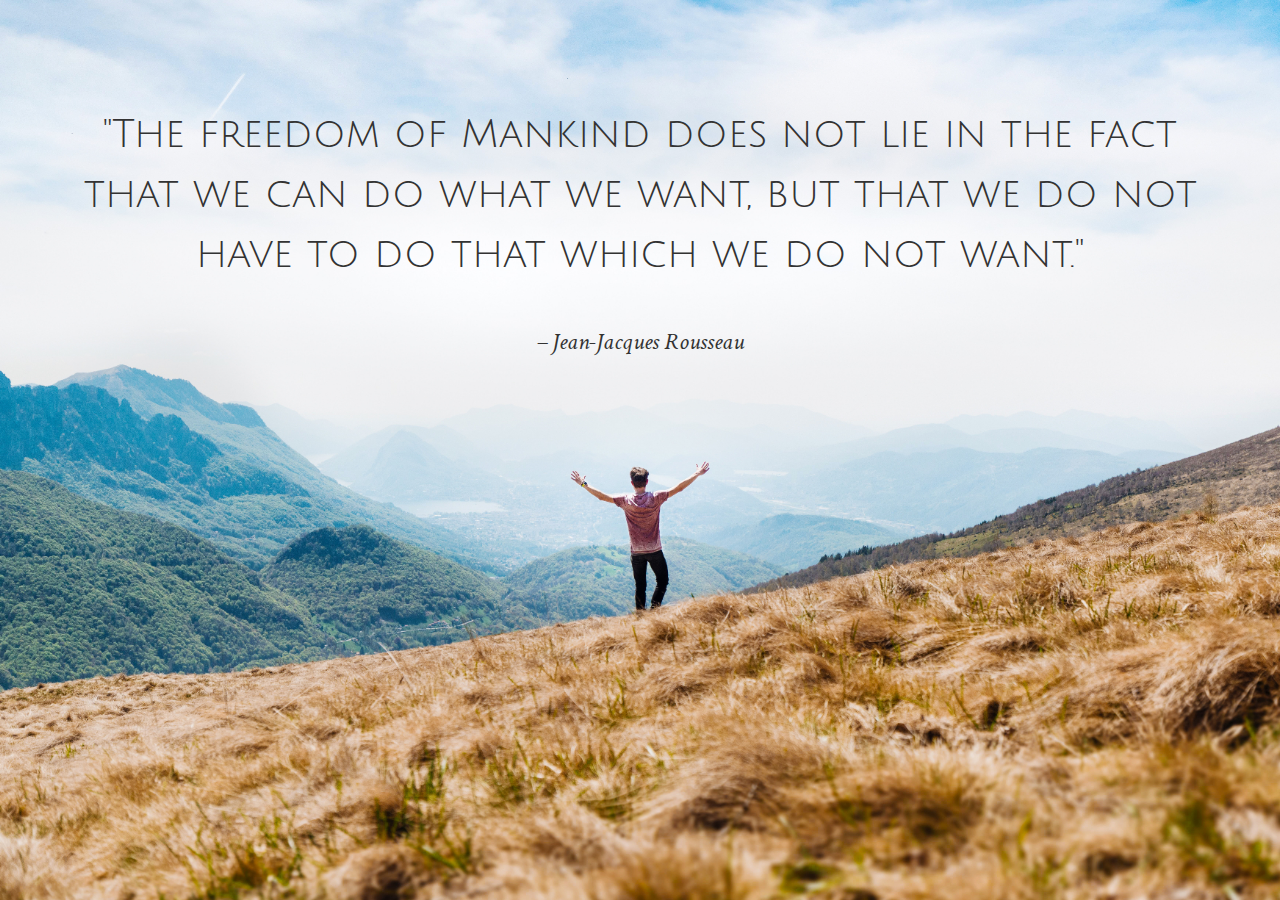
<file: index.html>
<!DOCTYPE html>
<html>
<head>
  <meta charset="utf-8">
  <title>Freedom</title>
  <meta name="viewport" content="width=device-width, initial-scale=1">
  <link href="main.css" rel="stylesheet" type="text/css">
  <link href="https://fonts.googleapis.com/css?family=Crimson+Text|Julius+Sans+One" rel="stylesheet">
</head>
<body>
  <div class="wrapper">
    <p class="quote">"The freedom of Mankind does not lie in the fact that we can do what we want, but that we do not have to do that which we do not want."</p>
    <p class="author">– Jean-Jacques Rousseau</p>
  </div>
</body>
</html>
</file>
<file: main.css>
* {
  box-sizing: border-box;
}

html,
body {
  margin: 0;
  padding: 0;
  font-size: 100%;
  line-height: 1.5;
}

body {
  width: 100%;
  height: 100vh;
  background: url('assets/freedom.jpg') no-repeat center;
  background-size: cover;
  color: #333;
}

.wrapper {
  padding-top: 4rem;
  width: 90%;
  margin: 0 auto;
  text-align: center;
}

.quote {
  font-family: 'Julius Sans One', sans-serif;
  font-size: 2.5rem;
}

.author {
  font-family: 'Crimson Text', serif;
  font-size: 1.5rem;
  font-style: italic;
}
</file>
